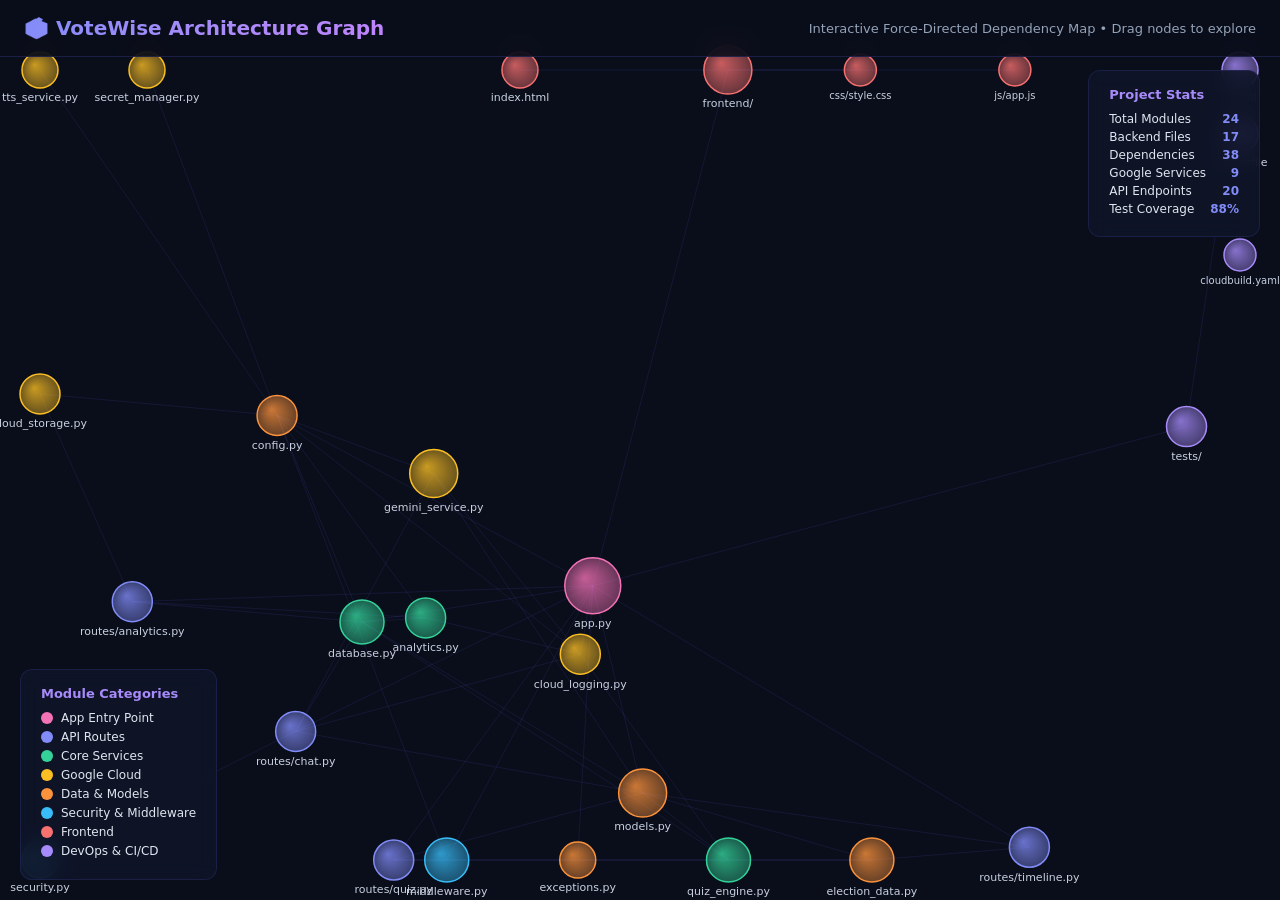
<file: architecture-graph.html>
<!DOCTYPE html>
<html lang="en">
<head>
<meta charset="UTF-8">
<meta name="viewport" content="width=device-width, initial-scale=1.0">
<title>VoteWise — Architecture Graph</title>
<style>
*{margin:0;padding:0;box-sizing:border-box}
body{background:#0a0e1a;color:#e0e6f0;font-family:'Segoe UI',system-ui,sans-serif;overflow:hidden;height:100vh}
#header{position:fixed;top:0;left:0;right:0;z-index:10;padding:16px 24px;background:rgba(10,14,26,.85);backdrop-filter:blur(12px);border-bottom:1px solid rgba(99,102,241,.2);display:flex;align-items:center;justify-content:space-between}
#header h1{font-size:20px;background:linear-gradient(135deg,#818cf8,#a78bfa,#c084fc);-webkit-background-clip:text;-webkit-text-fill-color:transparent}
#header span{font-size:13px;color:#94a3b8}
#legend{position:fixed;bottom:20px;left:20px;z-index:10;background:rgba(15,20,40,.9);backdrop-filter:blur(10px);border:1px solid rgba(99,102,241,.15);border-radius:12px;padding:16px 20px;font-size:12px}
#legend h3{margin-bottom:10px;font-size:13px;color:#a78bfa}
.leg-item{display:flex;align-items:center;gap:8px;margin:5px 0}
.leg-dot{width:12px;height:12px;border-radius:50%;flex-shrink:0}
#tooltip{position:fixed;display:none;background:rgba(15,20,40,.95);backdrop-filter:blur(12px);border:1px solid rgba(99,102,241,.3);border-radius:10px;padding:14px 18px;font-size:12px;max-width:280px;z-index:20;pointer-events:none}
#tooltip h4{color:#a78bfa;margin-bottom:6px;font-size:14px}
#tooltip p{color:#94a3b8;line-height:1.5}
#stats{position:fixed;top:70px;right:20px;z-index:10;background:rgba(15,20,40,.9);backdrop-filter:blur(10px);border:1px solid rgba(99,102,241,.15);border-radius:12px;padding:16px 20px;font-size:12px}
#stats h3{margin-bottom:10px;font-size:13px;color:#a78bfa}
.stat-row{display:flex;justify-content:space-between;margin:4px 0;gap:16px}
.stat-val{color:#818cf8;font-weight:600}
canvas{display:block}
</style>
</head>
<body>
<div id="header">
  <h1>🗳️ VoteWise Architecture Graph</h1>
  <span>Interactive Force-Directed Dependency Map • Drag nodes to explore</span>
</div>
<div id="legend">
  <h3>Module Categories</h3>
  <div class="leg-item"><div class="leg-dot" style="background:#f472b6"></div>App Entry Point</div>
  <div class="leg-item"><div class="leg-dot" style="background:#818cf8"></div>API Routes</div>
  <div class="leg-item"><div class="leg-dot" style="background:#34d399"></div>Core Services</div>
  <div class="leg-item"><div class="leg-dot" style="background:#fbbf24"></div>Google Cloud</div>
  <div class="leg-item"><div class="leg-dot" style="background:#fb923c"></div>Data & Models</div>
  <div class="leg-item"><div class="leg-dot" style="background:#38bdf8"></div>Security & Middleware</div>
  <div class="leg-item"><div class="leg-dot" style="background:#f87171"></div>Frontend</div>
  <div class="leg-item"><div class="leg-dot" style="background:#a78bfa"></div>DevOps & CI/CD</div>
</div>
<div id="stats">
  <h3>Project Stats</h3>
  <div class="stat-row"><span>Total Modules</span><span class="stat-val">24</span></div>
  <div class="stat-row"><span>Backend Files</span><span class="stat-val">17</span></div>
  <div class="stat-row"><span>Dependencies</span><span class="stat-val">38</span></div>
  <div class="stat-row"><span>Google Services</span><span class="stat-val">9</span></div>
  <div class="stat-row"><span>API Endpoints</span><span class="stat-val">20</span></div>
  <div class="stat-row"><span>Test Coverage</span><span class="stat-val">88%</span></div>
</div>
<div id="tooltip"><h4></h4><p></p></div>
<canvas id="canvas"></canvas>
<script>
const canvas=document.getElementById('canvas'),ctx=canvas.getContext('2d'),tooltip=document.getElementById('tooltip');
let W,H,dpr,mouse={x:0,y:0},dragging=null,hovered=null;

const CAT={ENTRY:'#f472b6',ROUTE:'#818cf8',SERVICE:'#34d399',CLOUD:'#fbbf24',DATA:'#fb923c',SECURITY:'#38bdf8',FRONTEND:'#f87171',DEVOPS:'#a78bfa'};

const nodes=[
  {id:'app',label:'app.py',cat:CAT.ENTRY,r:28,desc:'FastAPI entry point with lifespan, route registration, health check, user CRUD, and static file serving.'},
  {id:'config',label:'config.py',cat:CAT.DATA,r:20,desc:'Pydantic Settings — GCP config, CORS, rate limits, dual-mode toggles.'},
  {id:'models',label:'models.py',cat:CAT.DATA,r:24,desc:'20+ Pydantic v2 models: UserProfile, ChatSession, QuizSession, ElectionStep, etc.'},
  {id:'database',label:'database.py',cat:CAT.SERVICE,r:22,desc:'DatabaseProtocol abstraction with InMemoryDatabase and FirestoreDatabase implementations.'},
  {id:'election_data',label:'election_data.py',cat:CAT.DATA,r:22,desc:'Knowledge base: 9-phase timeline, 18+ quiz questions, civic readiness logic.'},
  {id:'gemini',label:'gemini_service.py',cat:CAT.CLOUD,r:24,desc:'Google Gemini 2.0 Flash integration with adaptive system prompts and conversation history.'},
  {id:'quiz_engine',label:'quiz_engine.py',cat:CAT.SERVICE,r:22,desc:'Adaptive quiz generation, scoring, XP awards, and badge system.'},
  {id:'analytics',label:'analytics.py',cat:CAT.SERVICE,r:20,desc:'Platform engagement metrics, user stats, system health computation.'},
  {id:'middleware',label:'middleware.py',cat:CAT.SECURITY,r:22,desc:'Token-bucket rate limiter, CSP headers, HSTS, X-Frame-Options, request logging.'},
  {id:'security',label:'security.py',cat:CAT.SECURITY,r:18,desc:'HTML escaping, XSS filtering, input sanitization, content safety.'},
  {id:'exceptions',label:'exceptions.py',cat:CAT.DATA,r:18,desc:'9-class exception hierarchy: VoteWiseError → EntityNotFound, AIGeneration, RateLimit, etc.'},
  {id:'chat_route',label:'routes/chat.py',cat:CAT.ROUTE,r:20,desc:'POST /api/chat — AI chat with session management and input sanitization.'},
  {id:'timeline_route',label:'routes/timeline.py',cat:CAT.ROUTE,r:20,desc:'GET /api/timeline — Election timeline, step lookup, readiness assessment.'},
  {id:'quiz_route',label:'routes/quiz.py',cat:CAT.ROUTE,r:20,desc:'POST /api/quiz — Quiz generation, answer submission, completion.'},
  {id:'analytics_route',label:'routes/analytics.py',cat:CAT.ROUTE,r:20,desc:'GET /api/analytics — Summary, leaderboard, health, GCS export.'},
  {id:'cloud_logging',label:'cloud_logging.py',cat:CAT.CLOUD,r:20,desc:'Google Cloud Logging — structured JSON events, latency tracking, severity levels.'},
  {id:'cloud_storage',label:'cloud_storage.py',cat:CAT.CLOUD,r:20,desc:'Google Cloud Storage — audio clips, quiz exports, analytics report snapshots.'},
  {id:'secret_mgr',label:'secret_manager.py',cat:CAT.CLOUD,r:18,desc:'Google Cloud Secret Manager — secure API key retrieval with env fallback and LRU cache.'},
  {id:'tts',label:'tts_service.py',cat:CAT.CLOUD,r:18,desc:'Google Cloud Text-to-Speech — voice narration with browser fallback.'},
  {id:'frontend',label:'frontend/',cat:CAT.FRONTEND,r:24,desc:'Premium dark-mode UI: glassmorphism cards, particle canvas, responsive dashboard.'},
  {id:'index_html',label:'index.html',cat:CAT.FRONTEND,r:18,desc:'Main HTML with semantic structure, ARIA labels, tabbed navigation.'},
  {id:'style_css',label:'css/style.css',cat:CAT.FRONTEND,r:16,desc:'Design system: CSS variables, animations, glassmorphism, prefers-reduced-motion.'},
  {id:'app_js',label:'js/app.js',cat:CAT.FRONTEND,r:16,desc:'Interactive JS: particle engine, API calls, quiz UI, chat interface.'},
  {id:'ci',label:'ci.yml',cat:CAT.DEVOPS,r:18,desc:'GitHub Actions: test + coverage, ruff lint/format, security scan, Docker build.'},
  {id:'dockerfile',label:'Dockerfile',cat:CAT.DEVOPS,r:18,desc:'Multi-stage build, non-root user, Cloud Run optimized, port 8080.'},
  {id:'cloudbuild',label:'cloudbuild.yaml',cat:CAT.DEVOPS,r:16,desc:'Google Cloud Build pipeline for automated Cloud Run deployment.'},
  {id:'tests',label:'tests/',cat:CAT.DEVOPS,r:20,desc:'60+ test cases across 3 files: test_api, test_core, test_cloud_services. 88% coverage.'},
];

const edges=[
  ['app','config'],['app','database'],['app','exceptions'],['app','middleware'],['app','models'],['app','cloud_logging'],
  ['app','chat_route'],['app','timeline_route'],['app','quiz_route'],['app','analytics_route'],['app','frontend'],
  ['chat_route','gemini'],['chat_route','database'],['chat_route','models'],['chat_route','cloud_logging'],['chat_route','security'],
  ['timeline_route','election_data'],['timeline_route','models'],
  ['quiz_route','quiz_engine'],['quiz_route','election_data'],['quiz_route','models'],
  ['analytics_route','analytics'],['analytics_route','cloud_storage'],['analytics_route','database'],
  ['gemini','config'],['gemini','models'],['gemini','cloud_logging'],
  ['quiz_engine','database'],['quiz_engine','election_data'],['quiz_engine','models'],['quiz_engine','cloud_logging'],
  ['analytics','database'],['analytics','config'],['analytics','cloud_logging'],
  ['database','config'],['database','models'],
  ['cloud_logging','config'],['cloud_storage','config'],['secret_mgr','config'],['tts','config'],
  ['middleware','config'],
  ['election_data','models'],
  ['frontend','index_html'],['frontend','style_css'],['frontend','app_js'],
  ['ci','tests'],['ci','dockerfile'],
  ['cloudbuild','dockerfile'],
  ['tests','app'],
];

function resize(){dpr=window.devicePixelRatio||1;W=window.innerWidth;H=window.innerHeight;canvas.width=W*dpr;canvas.height=H*dpr;canvas.style.width=W+'px';canvas.style.height=H+'px';ctx.setTransform(dpr,0,0,dpr,0,0)}
window.addEventListener('resize',resize);resize();

// Initialize positions in a circle
const cx=W/2,cy=H/2+30;
nodes.forEach((n,i)=>{const a=(i/nodes.length)*Math.PI*2;const rad=Math.min(W,H)*0.32;n.x=cx+Math.cos(a)*rad*(0.8+Math.random()*0.4);n.y=cy+Math.sin(a)*rad*(0.8+Math.random()*0.4);n.vx=0;n.vy=0});

function simulate(){
  const dt=0.3,repulse=800,attract=0.008,damping=0.88,center=0.002;
  for(let i=0;i<nodes.length;i++){
    const a=nodes[i];
    // Center gravity
    a.vx+=(cx-a.x)*center;a.vy+=(cy-a.y)*center;
    // Repulsion
    for(let j=i+1;j<nodes.length;j++){
      const b=nodes[j];let dx=a.x-b.x,dy=a.y-b.y,d2=dx*dx+dy*dy+1;
      const f=repulse/d2;a.vx+=dx*f*dt;a.vy+=dy*f*dt;b.vx-=dx*f*dt;b.vy-=dy*f*dt;
    }
  }
  // Attraction along edges
  edges.forEach(([s,t])=>{
    const a=nodes.find(n=>n.id===s),b=nodes.find(n=>n.id===t);
    if(!a||!b)return;
    let dx=b.x-a.x,dy=b.y-a.y;
    a.vx+=dx*attract;a.vy+=dy*attract;b.vx-=dx*attract;b.vy-=dy*attract;
  });
  nodes.forEach(n=>{
    if(n===dragging)return;
    n.vx*=damping;n.vy*=damping;n.x+=n.vx;n.y+=n.vy;
    n.x=Math.max(40,Math.min(W-40,n.x));n.y=Math.max(70,Math.min(H-40,n.y));
  });
}

function draw(){
  ctx.clearRect(0,0,W,H);
  // Draw edges
  edges.forEach(([s,t])=>{
    const a=nodes.find(n=>n.id===s),b=nodes.find(n=>n.id===t);
    if(!a||!b)return;
    const isHL=hovered&&(hovered.id===s||hovered.id===t);
    ctx.beginPath();ctx.moveTo(a.x,a.y);ctx.lineTo(b.x,b.y);
    ctx.strokeStyle=isHL?'rgba(167,139,250,0.5)':'rgba(99,102,241,0.12)';
    ctx.lineWidth=isHL?2:1;ctx.stroke();
  });
  // Draw nodes
  nodes.forEach(n=>{
    const isHL=n===hovered;
    // Glow
    if(isHL){
      const g=ctx.createRadialGradient(n.x,n.y,n.r,n.x,n.y,n.r*2.5);
      g.addColorStop(0,n.cat+'40');g.addColorStop(1,'transparent');
      ctx.beginPath();ctx.arc(n.x,n.y,n.r*2.5,0,Math.PI*2);ctx.fillStyle=g;ctx.fill();
    }
    // Node circle
    ctx.beginPath();ctx.arc(n.x,n.y,n.r,0,Math.PI*2);
    const bg=ctx.createRadialGradient(n.x-n.r*0.3,n.y-n.r*0.3,0,n.x,n.y,n.r);
    bg.addColorStop(0,n.cat+'cc');bg.addColorStop(1,n.cat+'66');
    ctx.fillStyle=bg;ctx.fill();
    ctx.strokeStyle=isHL?'#fff':n.cat;ctx.lineWidth=isHL?2.5:1.5;ctx.stroke();
    // Label
    ctx.fillStyle=isHL?'#fff':'#c8d0e0';ctx.font=`${isHL?'bold ':''}${n.r<18?10:11}px system-ui`;
    ctx.textAlign='center';ctx.textBaseline='top';
    ctx.fillText(n.label,n.x,n.y+n.r+5);
  });
}

function getNode(x,y){return nodes.find(n=>{const dx=n.x-x,dy=n.y-y;return dx*dx+dy*dy<n.r*n.r*1.5})||null}

canvas.addEventListener('mousemove',e=>{
  mouse.x=e.clientX;mouse.y=e.clientY;
  if(dragging){dragging.x=e.clientX;dragging.y=e.clientY;return}
  const n=getNode(e.clientX,e.clientY);
  hovered=n;canvas.style.cursor=n?'grab':'default';
  if(n){
    tooltip.style.display='block';tooltip.style.left=(e.clientX+15)+'px';tooltip.style.top=(e.clientY+15)+'px';
    tooltip.querySelector('h4').textContent=n.label;tooltip.querySelector('p').textContent=n.desc;
  }else{tooltip.style.display='none'}
});
canvas.addEventListener('mousedown',e=>{const n=getNode(e.clientX,e.clientY);if(n){dragging=n;canvas.style.cursor='grabbing'}});
canvas.addEventListener('mouseup',()=>{dragging=null;canvas.style.cursor=hovered?'grab':'default'});
canvas.addEventListener('mouseleave',()=>{dragging=null;hovered=null;tooltip.style.display='none'});

function loop(){simulate();draw();requestAnimationFrame(loop)}
loop();
</script>
</body>
</html>
</file>
